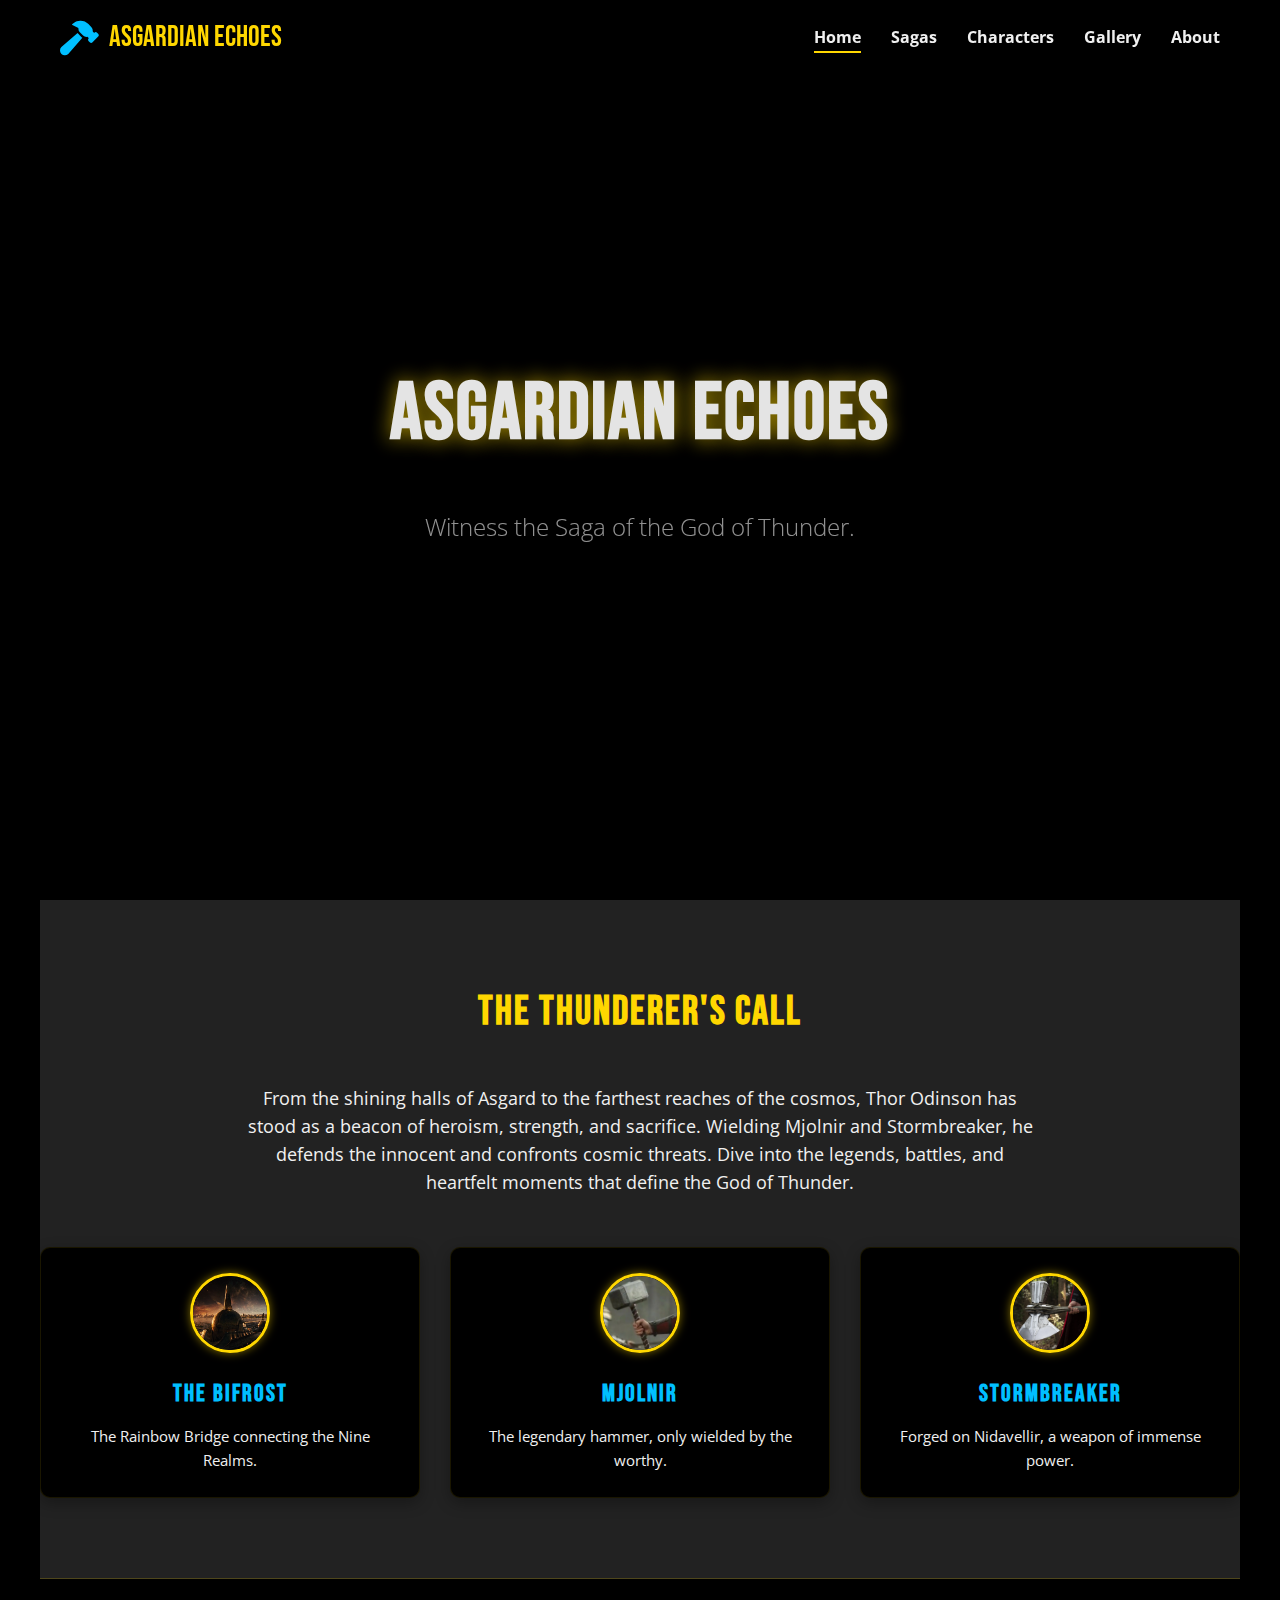
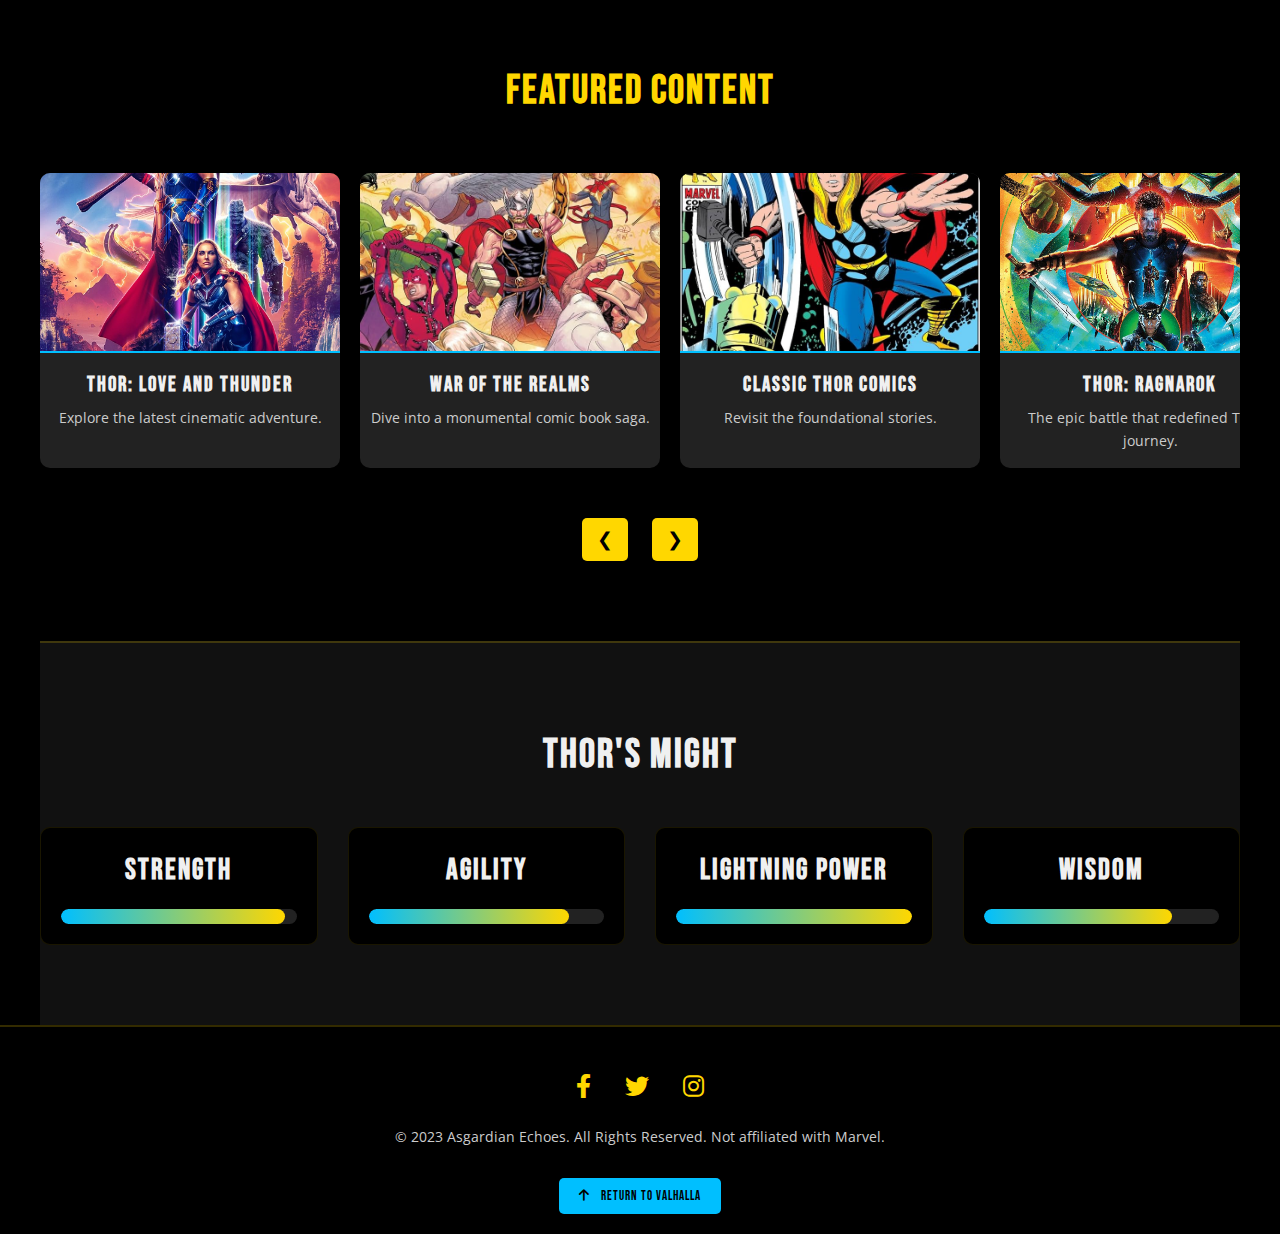
<file: index.html>
<!DOCTYPE html>
<html lang="en">
<head>
    <meta charset="UTF-8">
    <meta name="viewport" content="width=device-width, initial-scale=1.0">
    <title>Asgardian Echoes - Thor Fan Page</title>
    <link rel="stylesheet" href="style.css">
    <link rel="icon"  href="/images/favicon.ico">
    <link href="https://fonts.googleapis.com/css2?family=Bebas+Neue&family=Open+Sans:wght@300;400;700&display=swap" rel="stylesheet">
    <script src="https://cdnjs.cloudflare.com/ajax/libs/gsap/3.12.2/gsap.min.js"></script>
    <link rel="stylesheet" href="https://cdnjs.cloudflare.com/ajax/libs/font-awesome/6.0.0-beta3/css/all.min.css">
</head>
<body>
    <header class="main-header">
        <nav class="navbar">
            <div class="container">
                <a href="index.html" class="logo">
                    <i class="fas fa-hammer"></i> Asgardian Echoes
                </a>
                <button class="hamburger-menu" aria-label="Toggle navigation">
                    <span class="bar"></span>
                    <span class="bar"></span>
                    <span class="bar"></span>
                </button>
                <ul class="nav-links">
                    <li><a href="index.html" class="active">Home</a></li>
                    <li><a href="sagas.html">Sagas</a></li>
                    <li><a href="characters.html">Characters</a></li>
                    <li><a href="gallery.html">Gallery</a></li>
                    <li><a href="about.html">About</a></li>
                </ul>
            </div>
        </nav>
    </header>

    <main>
        <section class="hero-section">
            <div class="hero-content">
                <h1>ASGARDIAN ECHOES</h1>
                <p>Witness the Saga of the God of Thunder.</p>
                <a href="sagas.html" class="btn btn-primary">Explore the Realms</a>
            </div>
        </section>

        <section class="intro-section container">
            <h2>The Thunderer's Call</h2>
            <p>From the shining halls of Asgard to the farthest reaches of the cosmos, Thor Odinson has stood as a beacon of heroism, strength, and sacrifice. Wielding Mjolnir and Stormbreaker, he defends the innocent and confronts cosmic threats. Dive into the legends, battles, and heartfelt moments that define the God of Thunder.</p>
            <div class="factoids-grid">
                <div class="factoid-item">
                    <img src="img/Bifrost.jpg" alt="Bifrost Icon">
                    <h3>The Bifrost</h3>
                    <p>The Rainbow Bridge connecting the Nine Realms.</p>
                </div>
                <div class="factoid-item">
                    <img src="img/mjonir.jpg" alt="Mjolnir Icon">
                    <h3>Mjolnir</h3>
                    <p>The legendary hammer, only wielded by the worthy.</p>
                </div>
                <div class="factoid-item">
                    <img src="img/stormbreaker.jpg" alt="Stormbreaker Icon">
                    <h3>Stormbreaker</h3>
                    <p>Forged on Nidavellir, a weapon of immense power.</p>
                </div>
            </div>
        </section>

        <section class="featured-content-carousel container">
    <h2>Featured Content</h2>
    <div class="carousel-wrapper">
        <div class="carousel-item">
            <img src="img/thor1.jpg" alt="Thor: Love and Thunder">
            <h3>Thor: Love and Thunder</h3>
            <p>Explore the latest cinematic adventure.</p>
        </div>
        <div class="carousel-item">
            <img src="img/thor3.jpg" alt="War of the Realms Comic">
            <h3>War of the Realms</h3>
            <p>Dive into a monumental comic book saga.</p>
        </div>
        <div class="carousel-item">
            <img src="img/thor4.jpg" alt="Classic Thor Comics">
            <h3>Classic Thor Comics</h3>
            <p>Revisit the foundational stories.</p>
        </div>
        <div class="carousel-item">
            <img src="img/thor2.jpg" alt="Thor: Ragnarok">
            <h3>Thor: Ragnarok</h3>
            <p>The epic battle that redefined Thor's journey.</p>
        </div>
        <div class="carousel-item">
            <img src="img/thor5.jpg" alt="Avengers: Infinity War">
            <h3>Avengers: Infinity War</h3>
            <p>Thor joins the fight against Thanos.</p>
        </div>
        <div class="carousel-item">
            <img src="img/thor6.jpg" alt="Thor Comics History">
            <h3>Thor: Origins</h3>
            <p>Discover the early adventures in comic lore.</p>
        </div>
    </div>
    <div class="carousel-nav">
        <button class="carousel-prev">❮</button>
        <button class="carousel-next">❯</button>
    </div>
</section>

<section class="thor-stats container">
    <h2>Thor's Might</h2>
    <div class="stats-grid">
        <div class="stat-card">
            <h3>Strength</h3>
            <div class="stat-bar"><div class="fill" style="width:95%;"></div></div>
        </div>
        <div class="stat-card">
            <h3>Agility</h3>
            <div class="stat-bar"><div class="fill" style="width:85%;"></div></div>
        </div>
        <div class="stat-card">
            <h3>Lightning Power</h3>
            <div class="stat-bar"><div class="fill" style="width:100%;"></div></div>
        </div>
        <div class="stat-card">
            <h3>Wisdom</h3>
            <div class="stat-bar"><div class="fill" style="width:80%;"></div></div>
        </div>
    </div>
</section>


    </main>

    <footer class="main-footer">
        <div class="container">
            <div class="social-links">
                <a href="#" aria-label="Facebook"><i class="fab fa-facebook-f"></i></a>
                <a href="#" aria-label="Twitter"><i class="fab fa-twitter"></i></a>
                <a href="#" aria-label="Instagram"><i class="fab fa-instagram"></i></a>
            </div>
            <p>&copy; 2023 Asgardian Echoes. All Rights Reserved. Not affiliated with Marvel.</p>
            <button class="scroll-to-top" aria-label="Return to Valhalla">
                <i class="fas fa-arrow-up"></i> Return to Valhalla
            </button>
        </div>
    </footer>

    <script src="script.js"></script>
</body>
</html>
</file>
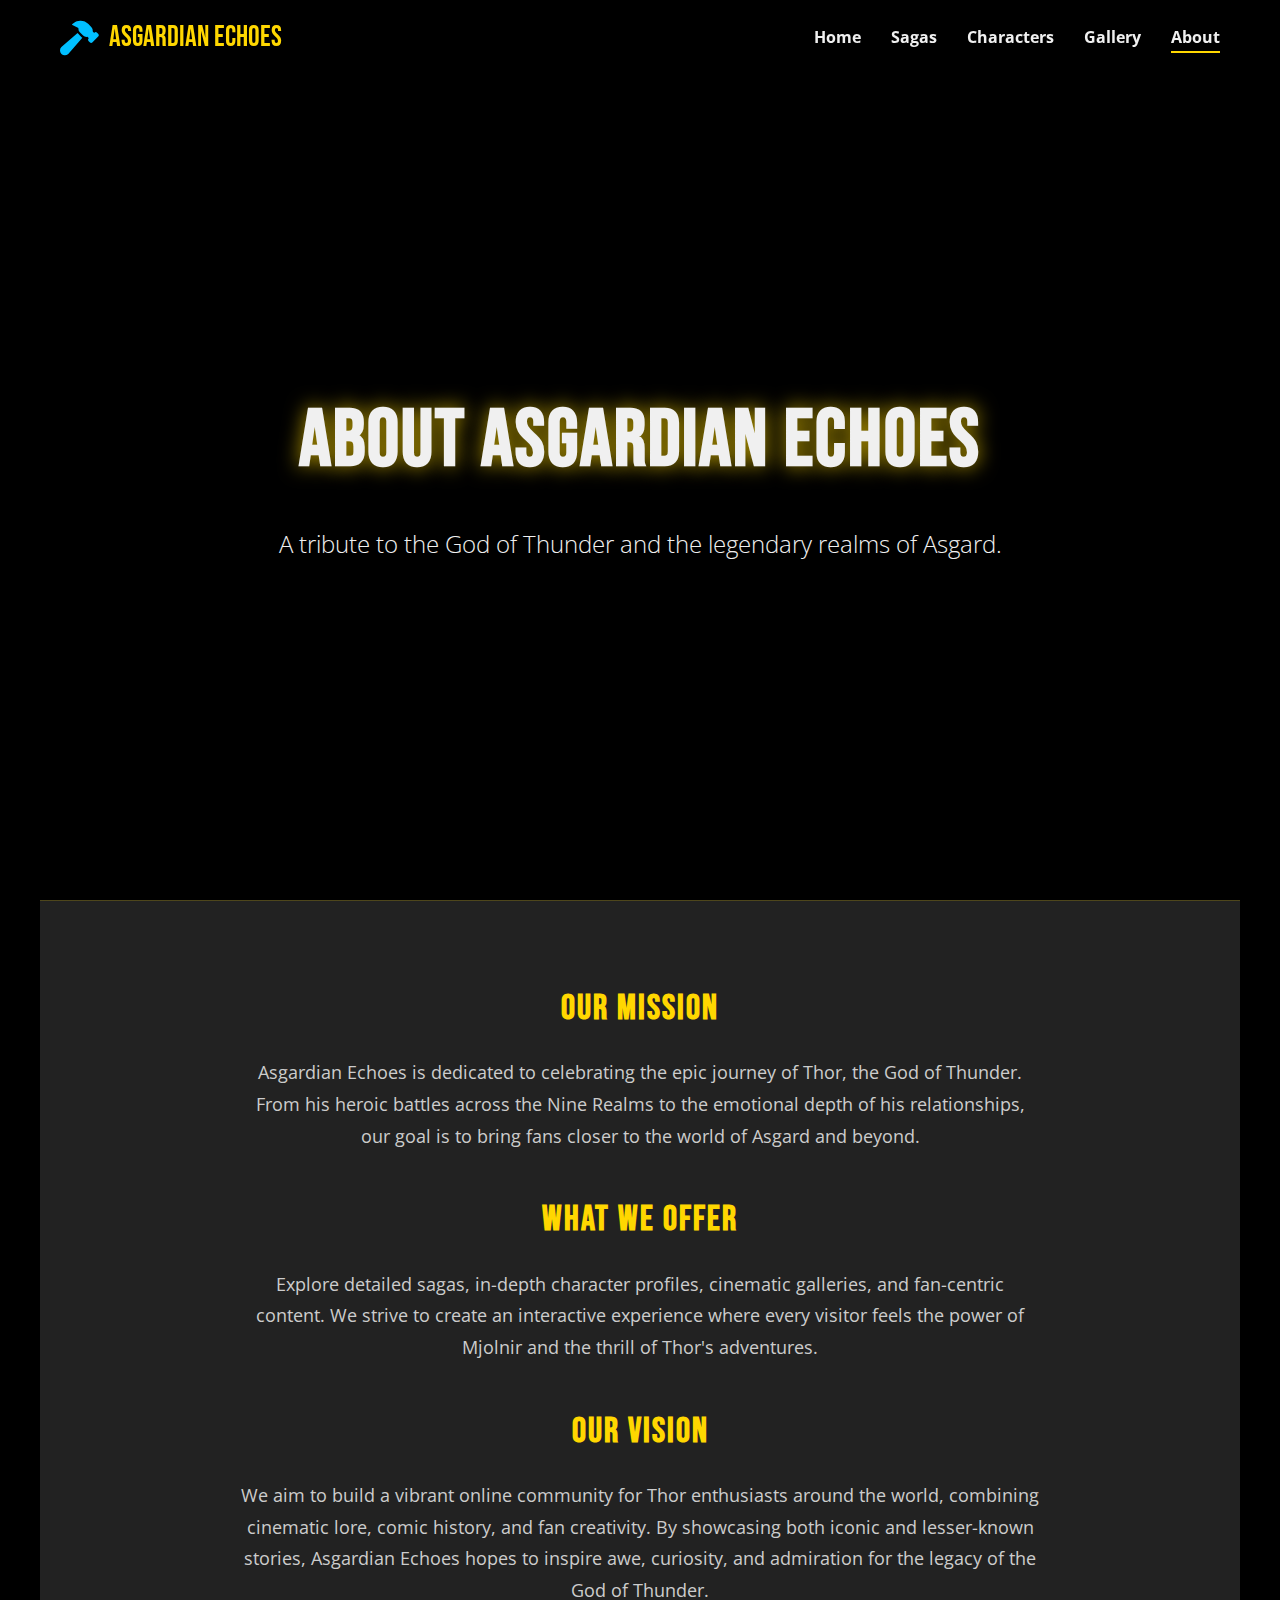
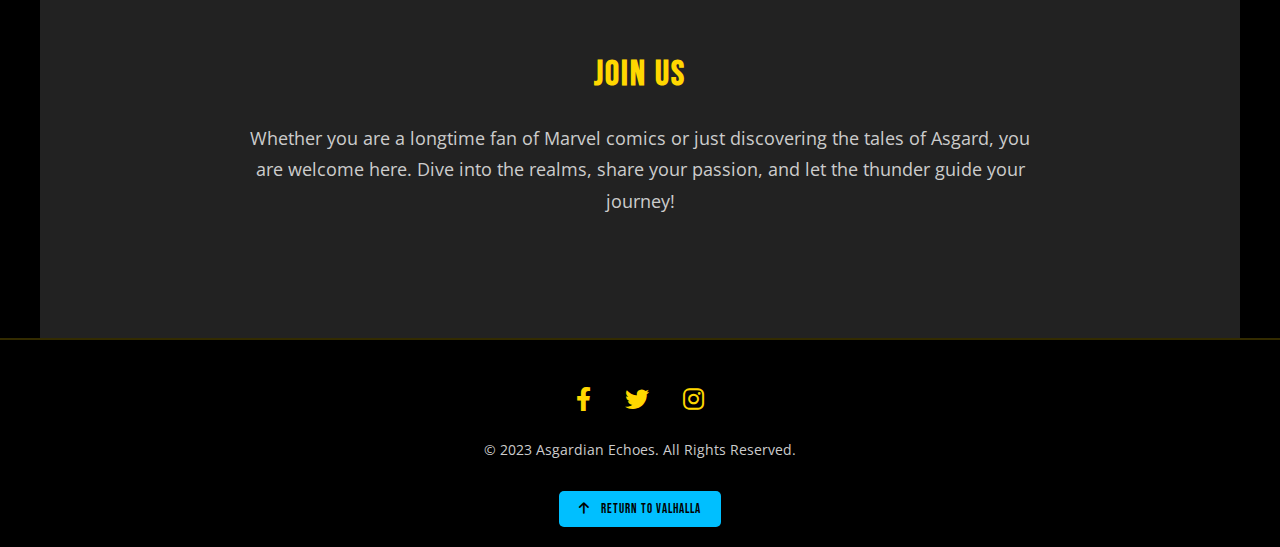
<file: about.html>
<!DOCTYPE html>
<html lang="en">
<head>
    <meta charset="UTF-8">
    <meta name="viewport" content="width=device-width, initial-scale=1.0">
    <title>About - Asgardian Echoes</title>
    <link rel="stylesheet" href="style.css">
    <link href="https://fonts.googleapis.com/css2?family=Bebas+Neue&family=Open+Sans:wght@300;400;700&display=swap" rel="stylesheet">
    <link rel="stylesheet" href="https://cdnjs.cloudflare.com/ajax/libs/font-awesome/6.0.0-beta3/css/all.min.css">
</head>
<body>
    <header class="main-header">
        <nav class="navbar">
            <div class="container">
                <a href="index.html" class="logo">
                    <i class="fas fa-hammer"></i> Asgardian Echoes
                </a>
                <button class="hamburger-menu" aria-label="Toggle navigation">
                    <span class="bar"></span>
                    <span class="bar"></span>
                    <span class="bar"></span>
                </button>
                <ul class="nav-links">
                    <li><a href="index.html">Home</a></li>
                    <li><a href="sagas.html">Sagas</a></li>
                    <li><a href="characters.html">Characters</a></li>
                    <li><a href="gallery.html">Gallery</a></li>
                    <li><a href="about.html" class="active">About</a></li>
                </ul>
            </div>
        </nav>
    </header>

    <main>
        <section class="hero-section">
            <div class="hero-content">
                <h1>ABOUT ASGARDIAN ECHOES</h1>
                <p>A tribute to the God of Thunder and the legendary realms of Asgard.</p>
            </div>
        </section>

        <section class="about-section container">
            <h2>Our Mission</h2>
            <p>
                Asgardian Echoes is dedicated to celebrating the epic journey of Thor, the God of Thunder. 
                From his heroic battles across the Nine Realms to the emotional depth of his relationships, 
                our goal is to bring fans closer to the world of Asgard and beyond. 
            </p>

            <h2>What We Offer</h2>
            <p>
                Explore detailed sagas, in-depth character profiles, cinematic galleries, and fan-centric content. 
                We strive to create an interactive experience where every visitor feels the power of Mjolnir and the thrill of Thor's adventures.
            </p>

            <h2>Our Vision</h2>
            <p>
                We aim to build a vibrant online community for Thor enthusiasts around the world, combining cinematic lore, comic history, and fan creativity. 
                By showcasing both iconic and lesser-known stories, Asgardian Echoes hopes to inspire awe, curiosity, and admiration for the legacy of the God of Thunder.
            </p>

            <h2>Join Us</h2>
            <p>
                Whether you are a longtime fan of Marvel comics or just discovering the tales of Asgard, 
                you are welcome here. Dive into the realms, share your passion, and let the thunder guide your journey!
            </p>
        </section>
    </main>

    <footer class="main-footer">
        <div class="container">
            <div class="social-links">
                <a href="#"><i class="fab fa-facebook-f"></i></a>
                <a href="#"><i class="fab fa-twitter"></i></a>
                <a href="#"><i class="fab fa-instagram"></i></a>
            </div>
            <p>&copy; 2023 Asgardian Echoes. All Rights Reserved.</p>
            <button class="scroll-to-top"><i class="fas fa-arrow-up"></i> Return to Valhalla</button>
        </div>
    </footer>

    <script src="script.js"></script>
</body>
</html>
</file>
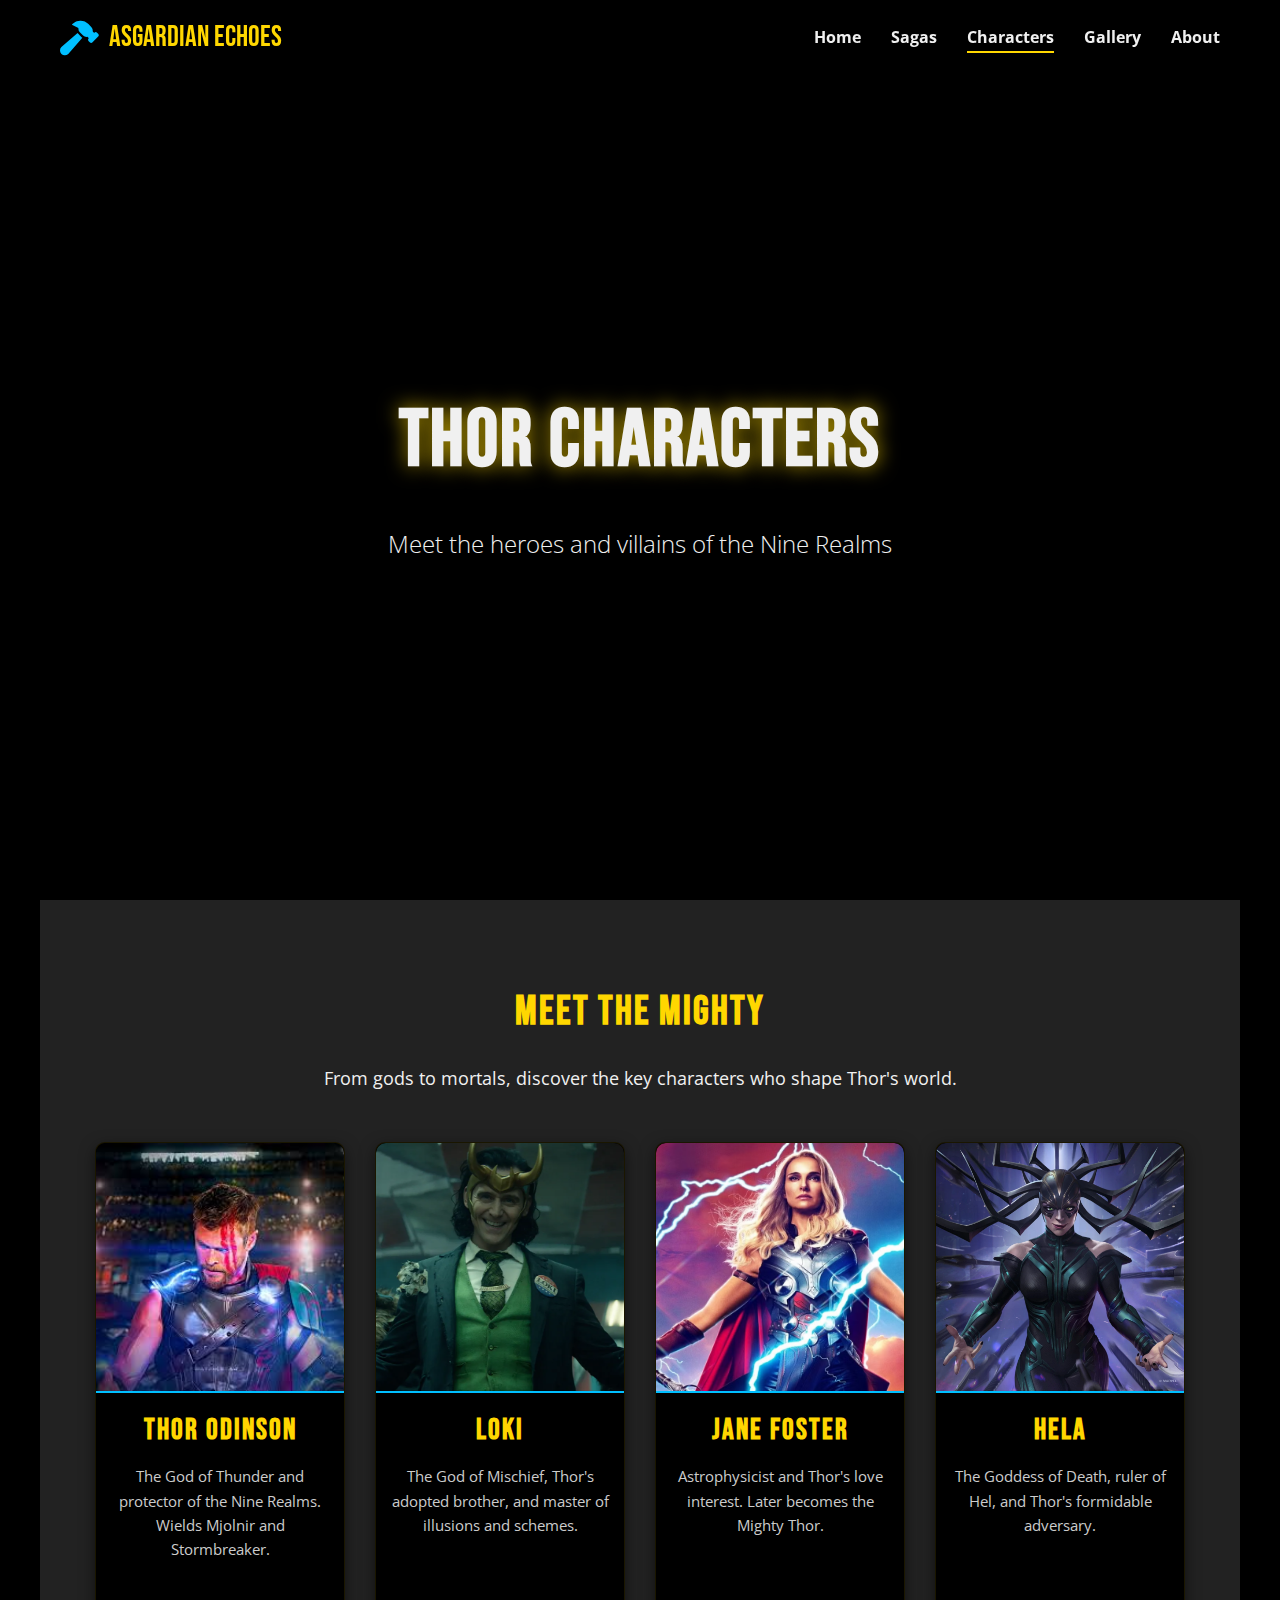
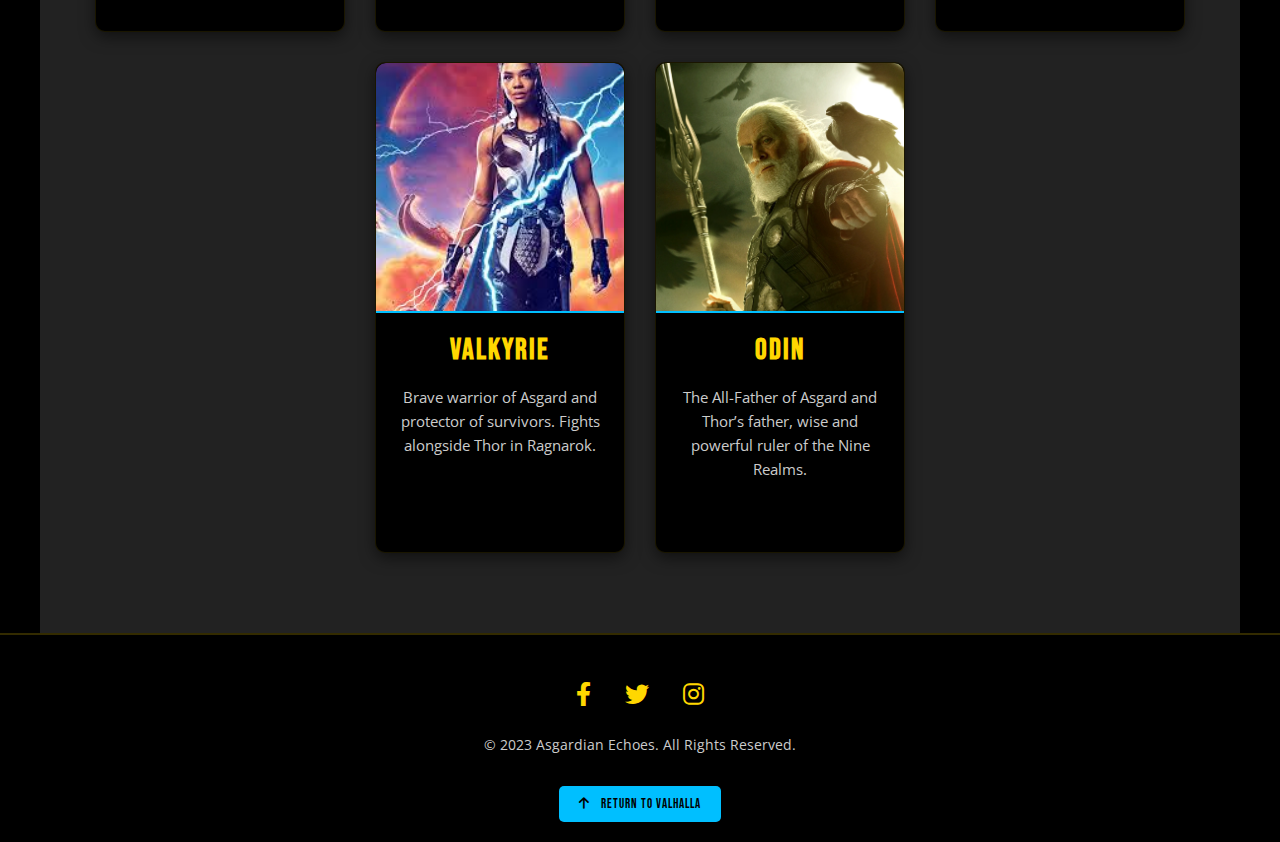
<file: characters.html>
<!DOCTYPE html>
<html lang="en">
<head>
    <meta charset="UTF-8">
    <meta name="viewport" content="width=device-width, initial-scale=1.0">
    <title>Thor Characters - Asgardian Echoes</title>
    <link rel="stylesheet" href="style.css">
    <link href="https://fonts.googleapis.com/css2?family=Bebas+Neue&family=Open+Sans:wght@300;400;700&display=swap" rel="stylesheet">
    <link rel="stylesheet" href="https://cdnjs.cloudflare.com/ajax/libs/font-awesome/6.0.0-beta3/css/all.min.css">
</head>
<body>
    <header class="main-header">
        <nav class="navbar">
            <div class="container">
                <a href="index.html" class="logo">
                    <i class="fas fa-hammer"></i> Asgardian Echoes
                </a>
                <button class="hamburger-menu" aria-label="Toggle navigation">
                    <span class="bar"></span>
                    <span class="bar"></span>
                    <span class="bar"></span>
                </button>
                <ul class="nav-links">
                    <li><a href="index.html">Home</a></li>
                    <li><a href="sagas.html">Sagas</a></li>
                    <li><a href="characters.html" class="active">Characters</a></li>
                    <li><a href="gallery.html">Gallery</a></li>
                    <li><a href="about.html">About</a></li>
                </ul>
            </div>
        </nav>
    </header>

    <main>
        <section class="hero-section">
            <div class="hero-content">
                <h1>THOR CHARACTERS</h1>
                <p>Meet the heroes and villains of the Nine Realms</p>
            </div>
        </section>

        <section class="characters-overview container">
            <h2>Meet the Mighty</h2>
            <p>From gods to mortals, discover the key characters who shape Thor's world.</p>

            <div class="characters-grid">
                <div class="character-card">
                    <img src="img/thorodiso.jpeg" alt="Thor">
                    <h3>Thor Odinson</h3>
                    <p>The God of Thunder and protector of the Nine Realms. Wields Mjolnir and Stormbreaker.</p>
                </div>

                <div class="character-card">
                    <img src="img/loki.webp" alt="Loki">
                    <h3>Loki</h3>
                    <p>The God of Mischief, Thor's adopted brother, and master of illusions and schemes.</p>
                </div>

                <div class="character-card">
                    <img src="img/jane.avif" alt="Jane Foster">
                    <h3>Jane Foster</h3>
                    <p>Astrophysicist and Thor's love interest. Later becomes the Mighty Thor.</p>
                </div>

                <div class="character-card">
                    <img src="img/hela.webp" alt="Hela">
                    <h3>Hela</h3>
                    <p>The Goddess of Death, ruler of Hel, and Thor's formidable adversary.</p>
                </div>

                <div class="character-card">
                    <img src="img/valyrie.jpeg" alt="Valkyrie">
                    <h3>Valkyrie</h3>
                    <p>Brave warrior of Asgard and protector of survivors. Fights alongside Thor in Ragnarok.</p>
                </div>

                <div class="character-card">
                    <img src="img/Odin.webp" alt="Odin">
                    <h3>Odin</h3>
                    <p>The All-Father of Asgard and Thor’s father, wise and powerful ruler of the Nine Realms.</p>
                </div>
            </div>
        </section>
    </main>

    <footer class="main-footer">
        <div class="container">
            <div class="social-links">
                <a href="#"><i class="fab fa-facebook-f"></i></a>
                <a href="#"><i class="fab fa-twitter"></i></a>
                <a href="#"><i class="fab fa-instagram"></i></a>
            </div>
            <p>&copy; 2023 Asgardian Echoes. All Rights Reserved.</p>
            <button class="scroll-to-top"><i class="fas fa-arrow-up"></i> Return to Valhalla</button>
        </div>
    </footer>

    <script src="script.js"></script>
</body>
</html>
</file>
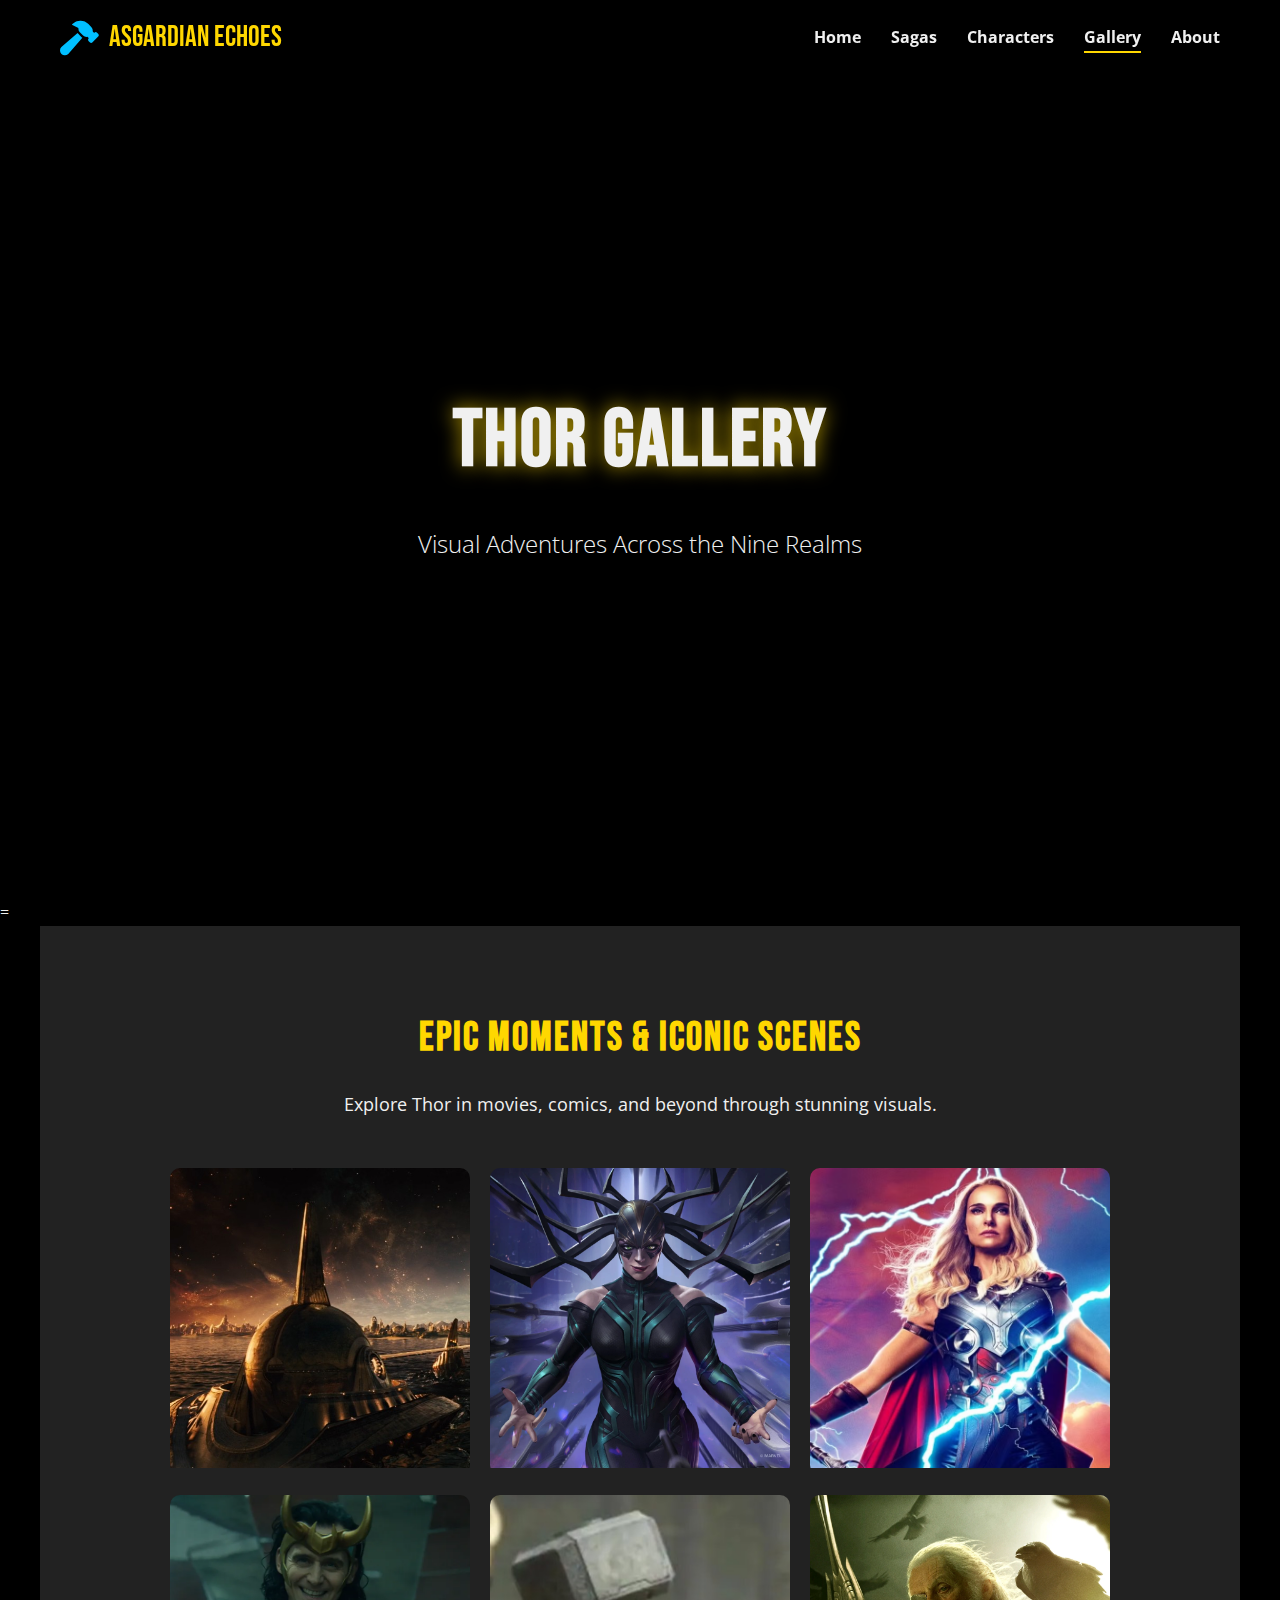
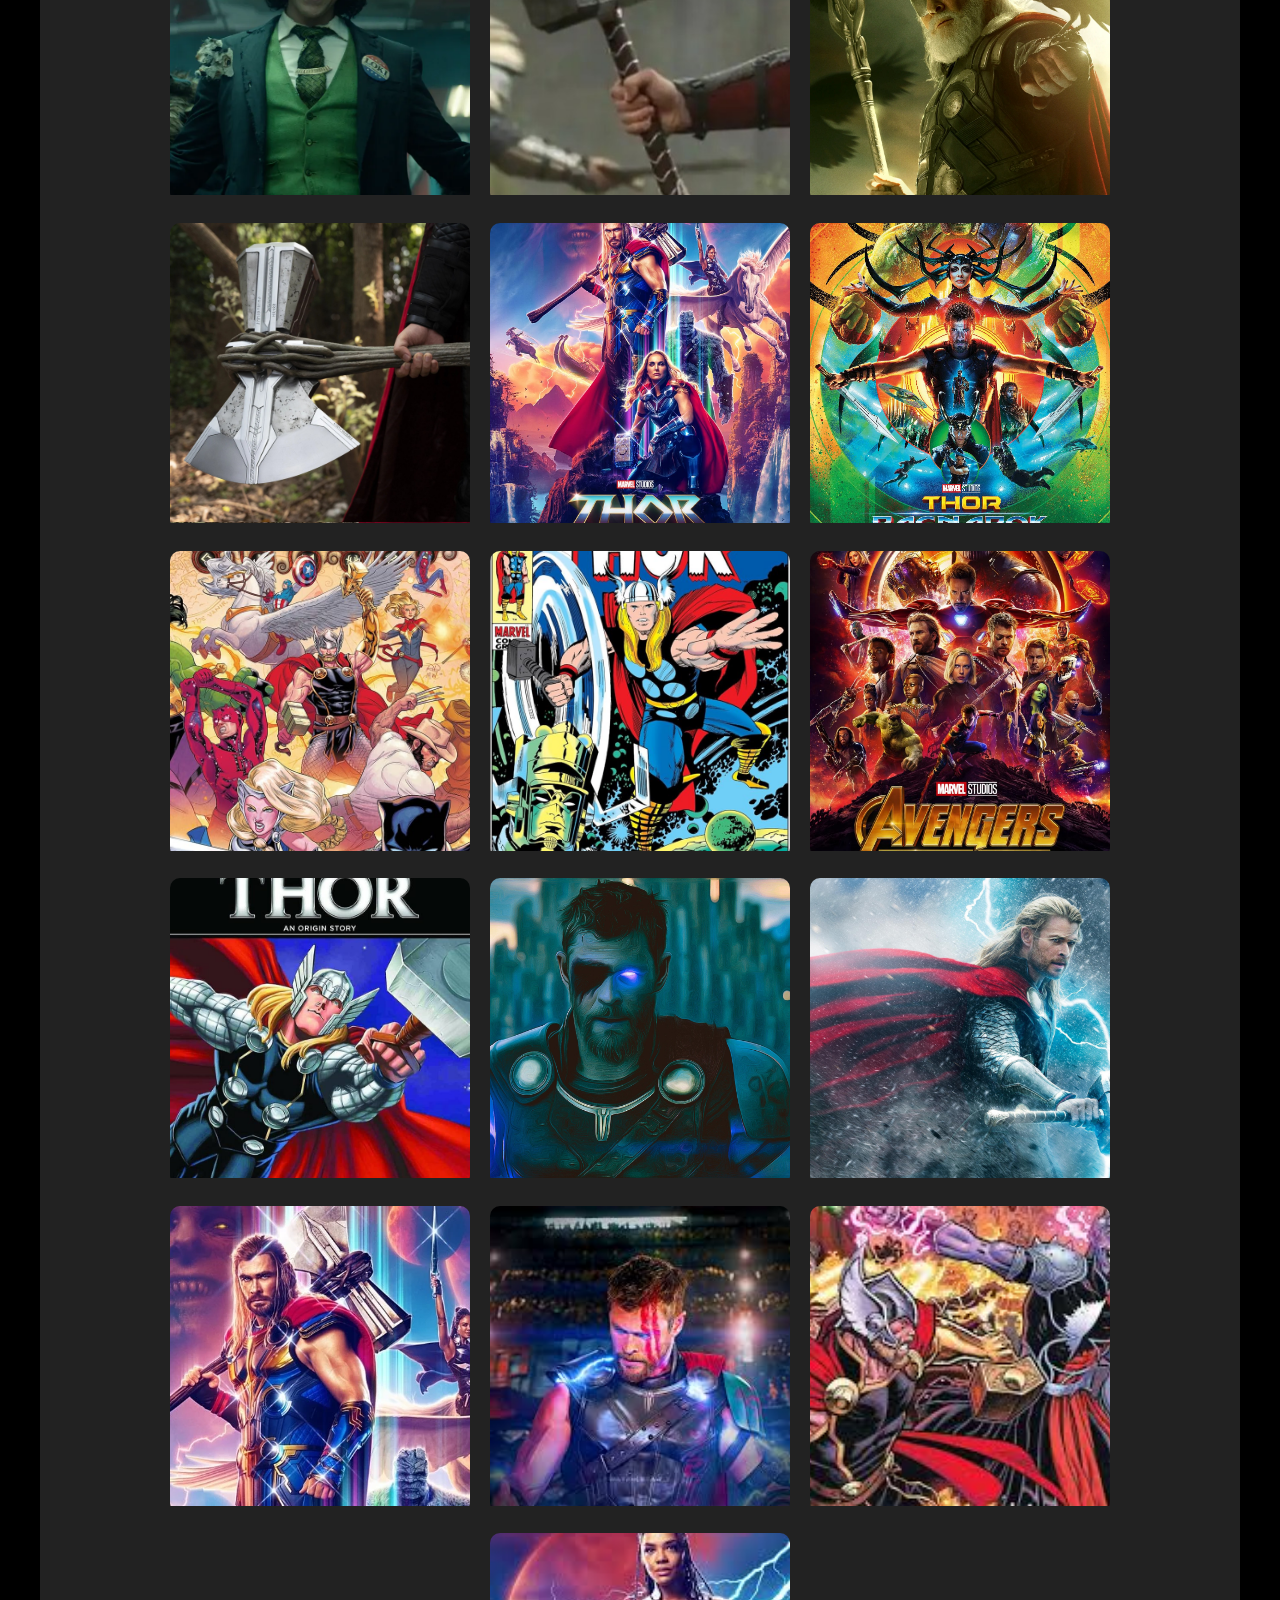
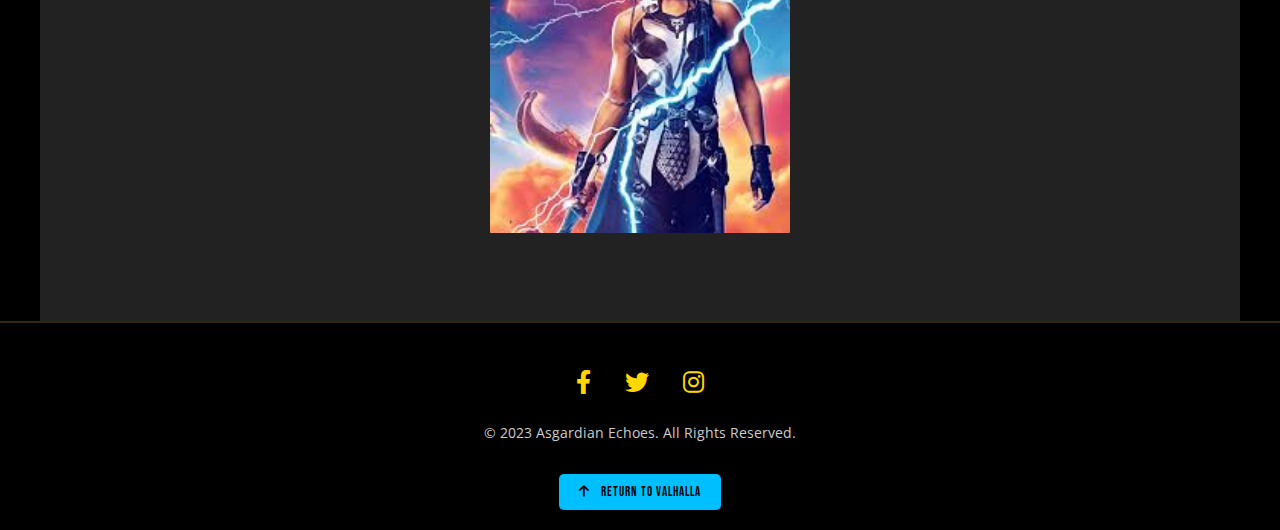
<file: gallery.html>
<!DOCTYPE html>
<html lang="en">
<head>
    <meta charset="UTF-8">
    <meta name="viewport" content="width=device-width, initial-scale=1.0">
    <title>Gallery - Asgardian Echoes</title>
    <link rel="stylesheet" href="style.css">
    <link href="https://fonts.googleapis.com/css2?family=Bebas+Neue&family=Open+Sans:wght@300;400;700&display=swap" rel="stylesheet">
    <link rel="stylesheet" href="https://cdnjs.cloudflare.com/ajax/libs/font-awesome/6.0.0-beta3/css/all.min.css">
</head>
<body>
    <header class="main-header">
        <nav class="navbar">
            <div class="container">
                <a href="index.html" class="logo">
                    <i class="fas fa-hammer"></i> Asgardian Echoes
                </a>
                <button class="hamburger-menu" aria-label="Toggle navigation">
                    <span class="bar"></span>
                    <span class="bar"></span>
                    <span class="bar"></span>
                </button>
                <ul class="nav-links">
                    <li><a href="index.html">Home</a></li>
                    <li><a href="sagas.html">Sagas</a></li>
                    <li><a href="characters.html">Characters</a></li>
                    <li><a href="gallery.html" class="active">Gallery</a></li>
                    <li><a href="about.html">About</a></li>
                </ul>
            </div>
        </nav>
    </header>

    <main>
        <section class="hero-section">
            <div class="hero-content">
                <h1>THOR GALLERY</h1>
                <p>Visual Adventures Across the Nine Realms</p>
            </div>
        </section>
=
       <section class="gallery-section container">
    <h2>Epic Moments & Iconic Scenes</h2>
    <p>Explore Thor in movies, comics, and beyond through stunning visuals.</p>

    <div class="gallery-grid">
        <div class="gallery-item"><img src="img/Bifrost.jpg" alt="Bifrost"><div class="overlay"><h3>Bifrost</h3></div></div>
        <div class="gallery-item"><img src="img/hela.webp" alt="Hela"><div class="overlay"><h3>Hela</h3></div></div>
        <div class="gallery-item"><img src="img/jane.avif" alt="Jane Foster"><div class="overlay"><h3>Jane Foster</h3></div></div>
        <div class="gallery-item"><img src="img/loki.webp" alt="Loki"><div class="overlay"><h3>Loki</h3></div></div>
        <div class="gallery-item"><img src="img/mjonir.jpg" alt="Mjolnir"><div class="overlay"><h3>Mjolnir</h3></div></div>
        <div class="gallery-item"><img src="img/Odin.webp" alt="Odin"><div class="overlay"><h3>Odin</h3></div></div>
        <div class="gallery-item"><img src="img/stormbreaker.jpg" alt="Stormbreaker"><div class="overlay"><h3>Stormbreaker</h3></div></div>
        <div class="gallery-item"><img src="img/thor1.jpg" alt="Thor"><div class="overlay"><h3>Thor</h3></div></div>
        <div class="gallery-item"><img src="img/thor2.jpg" alt="Thor"><div class="overlay"><h3>Thor</h3></div></div>
        <div class="gallery-item"><img src="img/thor3.jpg" alt="Thor"><div class="overlay"><h3>Thor</h3></div></div>
        <div class="gallery-item"><img src="img/thor4.jpg" alt="Thor"><div class="overlay"><h3>Thor</h3></div></div>
        <div class="gallery-item"><img src="img/thor5.jpg" alt="Thor"><div class="overlay"><h3>Thor</h3></div></div>
        <div class="gallery-item"><img src="img/thor6.jpg" alt="Thor"><div class="overlay"><h3>Thor</h3></div></div>
        <div class="gallery-item"><img src="img/thorasguard.jpg" alt="Thor as Guard"><div class="overlay"><h3>Thor as Guard</h3></div></div>
        <div class="gallery-item"><img src="img/thorgod.jpg" alt="God Thor"><div class="overlay"><h3>God Thor</h3></div></div>
        <div class="gallery-item"><img src="img/thorlove.webp" alt="Thor Love"><div class="overlay"><h3>Thor: Love</h3></div></div>
        <div class="gallery-item"><img src="img/thorodiso.jpeg" alt="Thor Odyssey"><div class="overlay"><h3>Thor Odyssey</h3></div></div>
        <div class="gallery-item"><img src="img/thorwar.jpeg" alt="Thor War"><div class="overlay"><h3>Thor War</h3></div></div>
        <div class="gallery-item"><img src="img/valyrie.jpeg" alt="Valkyrie"><div class="overlay"><h3>Valkyrie</h3></div></div>
    </div>
</section>

    </main>

    <footer class="main-footer">
        <div class="container">
            <div class="social-links">
                <a href="#"><i class="fab fa-facebook-f"></i></a>
                <a href="#"><i class="fab fa-twitter"></i></a>
                <a href="#"><i class="fab fa-instagram"></i></a>
            </div>
            <p>&copy; 2023 Asgardian Echoes. All Rights Reserved.</p>
            <button class="scroll-to-top"><i class="fas fa-arrow-up"></i> Return to Valhalla</button>
        </div>
    </footer>

    <script src="script.js"></script>
</body>
</html>
</file>
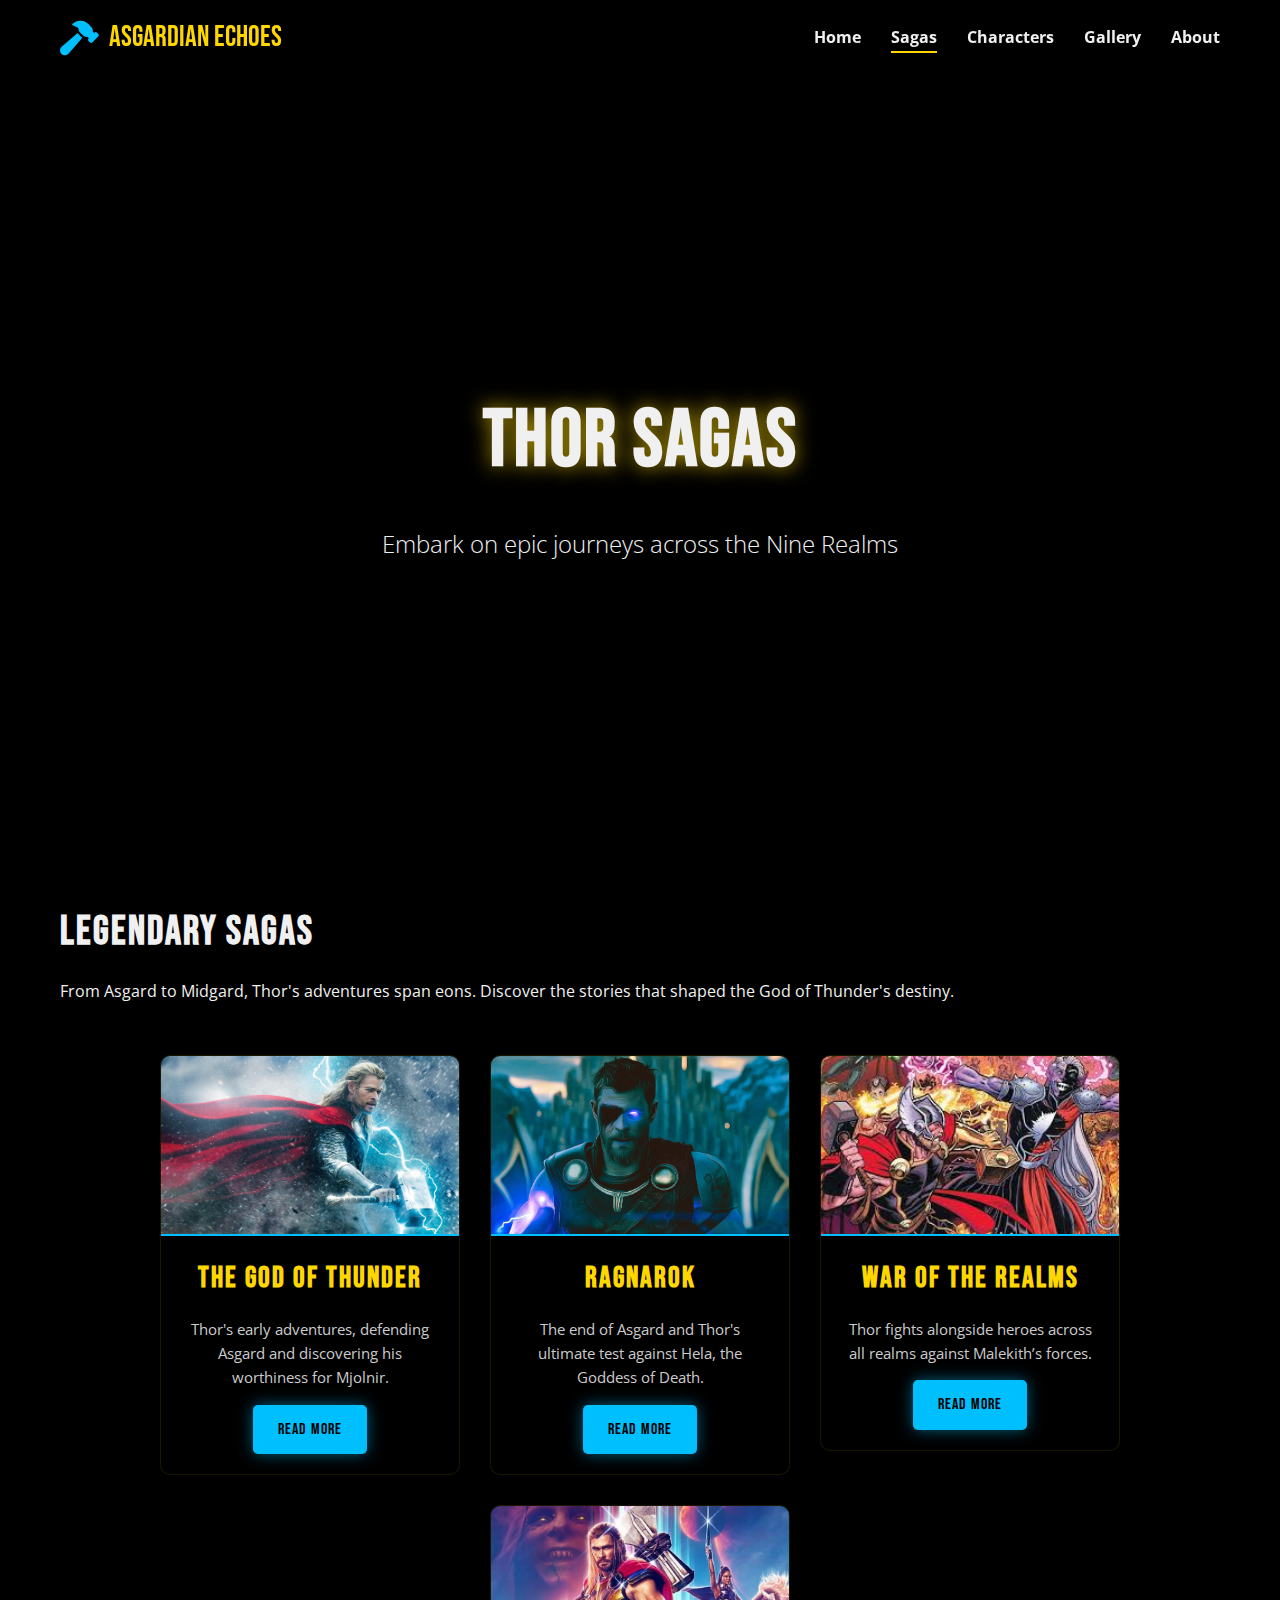
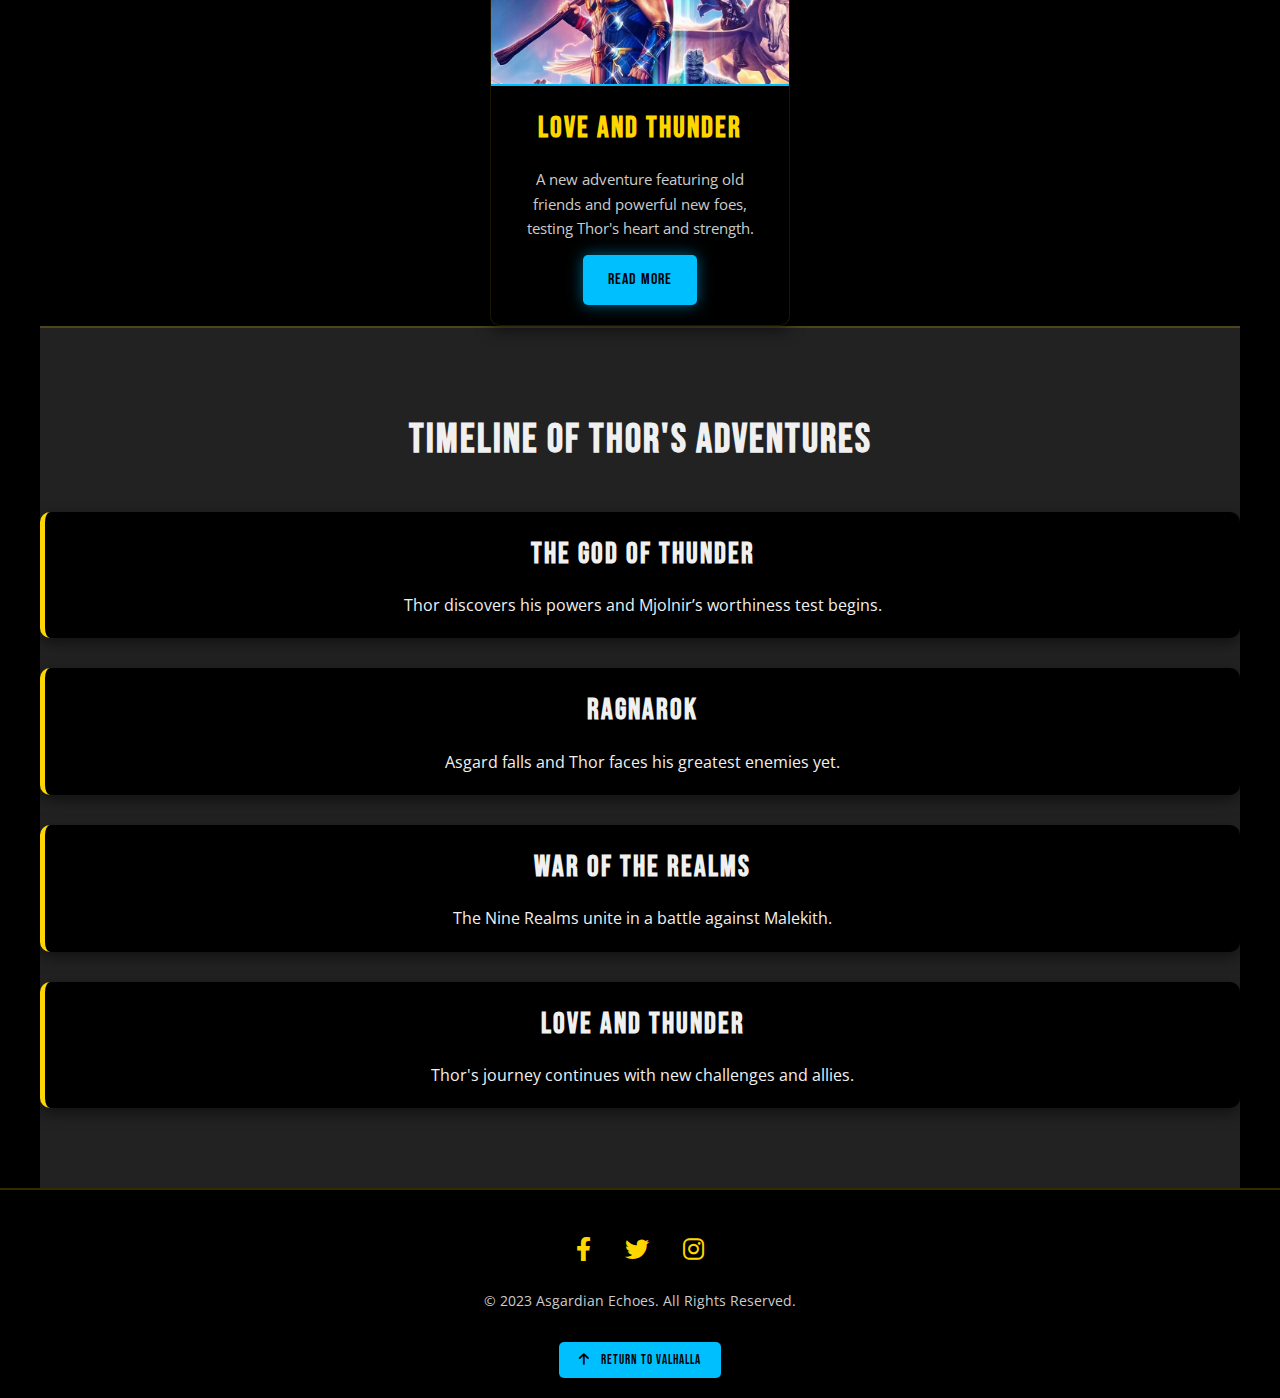
<file: sagas.html>
<!DOCTYPE html>
<html lang="en">
<head>
    <meta charset="UTF-8">
    <meta name="viewport" content="width=device-width, initial-scale=1.0">
    <title>Thor Sagas - Asgardian Echoes</title>
    <link rel="stylesheet" href="style.css">
    <link href="https://fonts.googleapis.com/css2?family=Bebas+Neue&family=Open+Sans:wght@300;400;700&display=swap" rel="stylesheet">
    <link rel="stylesheet" href="https://cdnjs.cloudflare.com/ajax/libs/font-awesome/6.0.0-beta3/css/all.min.css">
</head>
<body>
    <header class="main-header">
        <nav class="navbar">
            <div class="container">
                <a href="index.html" class="logo">
                    <i class="fas fa-hammer"></i> Asgardian Echoes
                </a>
                <button class="hamburger-menu" aria-label="Toggle navigation">
                    <span class="bar"></span>
                    <span class="bar"></span>
                    <span class="bar"></span>
                </button>
                <ul class="nav-links">
                    <li><a href="index.html">Home</a></li>
                    <li><a href="sagas.html" class="active">Sagas</a></li>
                    <li><a href="characters.html">Characters</a></li>
                    <li><a href="gallery.html">Gallery</a></li>
                    <li><a href="about.html">About</a></li>
                </ul>
            </div>
        </nav>
    </header>

    <main>
        <section class="hero-section">
            <div class="hero-content">
                <h1>THOR SAGAS</h1>
                <p>Embark on epic journeys across the Nine Realms</p>
            </div>
        </section>

        <section class="sagas-overview container">
            <h2>Legendary Sagas</h2>
            <p>From Asgard to Midgard, Thor's adventures span eons. Discover the stories that shaped the God of Thunder's destiny.</p>

            <div class="sagas-grid">
                <div class="saga-card">
                    <img src="img/thorgod.jpg" alt="The God of Thunder">
                    <div class="saga-content">
                        <h3>The God of Thunder</h3>
                        <p>Thor's early adventures, defending Asgard and discovering his worthiness for Mjolnir.</p>
                        <a href="#" class="btn btn-primary">Read More</a>
                    </div>
                </div>

                <div class="saga-card">
                    <img src="img/thorasguard.jpg" alt="Ragnarok">
                    <div class="saga-content">
                        <h3>Ragnarok</h3>
                        <p>The end of Asgard and Thor's ultimate test against Hela, the Goddess of Death.</p>
                        <a href="#" class="btn btn-primary">Read More</a>
                    </div>
                </div>

                <div class="saga-card">
                    <img src="img/thorwar.jpeg" alt="War of the Realms">
                    <div class="saga-content">
                        <h3>War of the Realms</h3>
                        <p>Thor fights alongside heroes across all realms against Malekith’s forces.</p>
                        <a href="#" class="btn btn-primary">Read More</a>
                    </div>
                </div>

                <div class="saga-card">
                    <img src="img/thorlove.webp" alt="Love and Thunder">
                    <div class="saga-content">
                        <h3>Love and Thunder</h3>
                        <p>A new adventure featuring old friends and powerful new foes, testing Thor's heart and strength.</p>
                        <a href="#" class="btn btn-primary">Read More</a>
                    </div>
                </div>
            </div>
        </section>

        <section class="sagas-timeline container">
            <h2>Timeline of Thor's Adventures</h2>
            <div class="timeline">
                <div class="timeline-event">
                    <h3>The God of Thunder</h3>
                    <p>Thor discovers his powers and Mjolnir’s worthiness test begins.</p>
                </div>
                <div class="timeline-event">
                    <h3>Ragnarok</h3>
                    <p>Asgard falls and Thor faces his greatest enemies yet.</p>
                </div>
                <div class="timeline-event">
                    <h3>War of the Realms</h3>
                    <p>The Nine Realms unite in a battle against Malekith.</p>
                </div>
                <div class="timeline-event">
                    <h3>Love and Thunder</h3>
                    <p>Thor's journey continues with new challenges and allies.</p>
                </div>
            </div>
        </section>
    </main>

    <footer class="main-footer">
        <div class="container">
            <div class="social-links">
                <a href="#"><i class="fab fa-facebook-f"></i></a>
                <a href="#"><i class="fab fa-twitter"></i></a>
                <a href="#"><i class="fab fa-instagram"></i></a>
            </div>
            <p>&copy; 2023 Asgardian Echoes. All Rights Reserved.</p>
            <button class="scroll-to-top"><i class="fas fa-arrow-up"></i> Return to Valhalla</button>
        </div>
    </footer>

    <script src="script.js"></script>
</body>
</html>
</file>
<file: style.css>
* {
    margin: 0;
    padding: 0;
    box-sizing: border-box;
}

:root {
    --primary-color: #000;
    --secondary-color: #ffd700;
    --accent-color: #00bfff;
    --text-color: #f0f0f0;
    --dark-grey: #222;
    --light-grey: #ccc;
    --font-heading: 'Bebas Neue', sans-serif;
    --font-body: 'Open Sans', sans-serif;
}

html {
    scroll-behavior: smooth;
}

body {
    font-family: var(--font-body);
    color: var(--text-color);
    background-color: var(--primary-color);
    line-height: 1.6;
    overflow-x: hidden;
}

.container {
    max-width: 1200px;
    margin: 0 auto;
    padding: 0 20px;
}

a {
    color: var(--secondary-color);
    text-decoration: none;
    transition: color 0.3s ease;
}

a:hover {
    color: var(--accent-color);
}

h1,
h2,
h3,
h4,
h5,
h6 {
    font-family: var(--font-heading);
    margin-bottom: 15px;
    color: var(--text-color);
    text-transform: uppercase;
    letter-spacing: 2px;
}

h1 {
    font-size: 3.5em;
}

h2 {
    font-size: 2.5em;
}

h3 {
    font-size: 1.8em;
}

.btn {
    display: inline-block;
    padding: 12px 25px;
    border-radius: 5px;
    font-family: var(--font-heading);
    text-transform: uppercase;
    letter-spacing: 1px;
    transition: all 0.3s ease;
    border: none;
    cursor: pointer;
    font-size: 1em;
}

.btn-primary {
    background-color: var(--accent-color);
    color: var(--primary-color);
    box-shadow: 0 0 15px rgba(0, 191, 255, 0.5);
}

.btn-primary:hover {
    background-color: var(--secondary-color);
    color: var(--primary-color);
    box-shadow: 0 0 20px rgba(255, 215, 0, 0.7);
    transform: translateY(-2px);
}

.main-header {
    background-color: rgba(0, 0, 0, 0.7);
    padding: 15px 0;
    position: fixed;
    width: 100%;
    top: 0;
    left: 0;
    z-index: 1000;
    backdrop-filter: blur(5px);
}

.navbar .container {
    display: flex;
    justify-content: space-between;
    align-items: center;
}

.logo {
    font-family: var(--font-heading);
    font-size: 1.8em;
    color: var(--secondary-color);
    display: flex;
    align-items: center;
}

.logo i {
    margin-right: 10px;
    font-size: 1.2em;
    color: var(--accent-color);
}

.nav-links {
    list-style: none;
    display: flex;
}

.nav-links li {
    margin-left: 30px;
}

.nav-links a {
    color: var(--text-color);
    font-family: var(--font-body);
    font-weight: 700;
    position: relative;
    padding-bottom: 5px;
}

.nav-links a::after {
    content: '';
    position: absolute;
    width: 0;
    height: 2px;
    background-color: var(--secondary-color);
    left: 0;
    bottom: 0;
    transition: width 0.3s ease;
}

.nav-links a:hover::after,
.nav-links a.active::after {
    width: 100%;
}

.hamburger-menu {
    display: none;
    background: none;
    border: none;
    cursor: pointer;
    padding: 10px;
    z-index: 1001;
}

.hamburger-menu .bar {
    display: block;
    width: 25px;
    height: 3px;
    background-color: var(--secondary-color);
    margin: 5px 0;
    transition: all 0.3s ease;
}


.hero-section {
    position: relative;
    height: 100vh;
    display: flex;
    justify-content: center;
    align-items: center;
    text-align: center;
    color: var(--text-color);
    background: url('https://images.unsplash.com/photo-1611095972802-b2c5d4d4d4a8?crop=entropy&cs=tinysrgb&fit=max&fm=jpg&ixid=M3w0NTIyMDF8MHwxfHNlYXJjaHwxfHxUaG9yJTIwYmF0dGxlJTIwcG9zZSUyMGxpZ2h0bmluZyUyMGR5bmFtaWMbYW58MHx8fHwxNzAzNDcyOTMwfDA&ixlib=rb-4.0.3&q=80&w=1080') no-repeat center center/cover;
    background-attachment: fixed;
    animation: fadeIn 1s ease-out;
}

@keyframes fadeIn {
    from {
        opacity: 0;
    }

    to {
        opacity: 1;
    }
}

.hero-section::before {
    content: '';
    position: absolute;
    top: 0;
    left: 0;
    width: 100%;
    height: 100%;
    background-color: rgba(0, 0, 0, 0.6);
}

.hero-content {
    position: relative;
    z-index: 1;
    max-width: 800px;
    padding-top: 80px;
}

.hero-content h1 {
    font-size: 5em;
    margin-bottom: 20px;
    text-shadow: 0 0 20px rgba(255, 215, 0, 0.7);
}

.hero-content p {
    font-size: 1.5em;
    margin-bottom: 40px;
    font-weight: 300;
}

.intro-section {
    padding: 80px 0;
    text-align: center;
    background-color: var(--dark-grey);
    border-bottom: 1px solid rgba(255, 215, 0, 0.2);
}

.intro-section h2 {
    color: var(--secondary-color);
    margin-bottom: 40px;
}

.intro-section p {
    max-width: 800px;
    margin: 0 auto 50px auto;
    font-size: 1.1em;
}

.factoids-grid {
    display: grid;
    grid-template-columns: repeat(auto-fit, minmax(250px, 1fr));
    gap: 30px;
    margin-top: 40px;
}

.factoid-item {
    background-color: var(--primary-color);
    padding: 25px;
    border-radius: 10px;
    box-shadow: 0 5px 15px rgba(0, 0, 0, 0.3);
    border: 1px solid rgba(255, 215, 0, 0.1);
    transition: transform 0.3s ease, box-shadow 0.3s ease;
}

.factoid-item:hover {
    transform: translateY(-5px);
    box-shadow: 0 10px 20px rgba(0, 191, 255, 0.3);
}

.factoid-item img {
    width: 80px;
    height: 80px;
    border-radius: 50%;
    object-fit: cover;
    margin-bottom: 15px;
    border: 3px solid var(--secondary-color);
    box-shadow: 0 0 10px rgba(255, 215, 0, 0.5);
}

.factoid-item h3 {
    font-size: 1.5em;
    color: var(--accent-color);
    margin-bottom: 10px;
}

.factoid-item p {
    font-size: 0.95em;
    margin: 0;
}

.featured-content-carousel {
    padding: 80px 0;
    text-align: center;
}

.featured-content-carousel h2 {
    color: var(--secondary-color);
    margin-bottom: 50px;
}

.carousel-wrapper {
    display: flex;
    overflow-x: auto;
    scroll-snap-type: x mandatory;
    -webkit-overflow-scrolling: touch;
    padding-bottom: 20px;
    margin-bottom: 30px;
}

.carousel-item {
    flex: 0 0 300px;
    margin-right: 20px;
    background-color: var(--dark-grey);
    border-radius: 10px;
    overflow: hidden;
    box-shadow: 0 5px 15px rgba(0, 0, 0, 0.5);
    scroll-snap-align: start;
    transition: transform 0.3s ease;
}

.carousel-item:hover {
    transform: translateY(-5px);
}

.carousel-item img {
    width: 100%;
    height: 180px;
    object-fit: cover;
    display: block;
    border-bottom: 2px solid var(--accent-color);
}

.carousel-item h3 {
    font-size: 1.3em;
    margin: 15px 10px 5px;
    color: var(--text-color);
}

.carousel-item p {
    font-size: 0.9em;
    margin: 0 10px 15px;
    color: var(--light-grey);
}

.carousel-nav {
    margin-top: 20px;
}

.carousel-nav button {
    background-color: var(--secondary-color);
    color: var(--primary-color);
    border: none;
    padding: 10px 15px;
    margin: 0 10px;
    border-radius: 5px;
    cursor: pointer;
    font-size: 1.2em;
    transition: background-color 0.3s ease, transform 0.3s ease;
}

.carousel-nav button:hover {
    background-color: var(--accent-color);
    transform: scale(1.1);
}

.main-footer {
    background-color: var(--primary-color);
    color: var(--light-grey);
    padding: 40px 0 20px;
    text-align: center;
    border-top: 2px solid rgba(255, 215, 0, 0.2);
}

.main-footer .social-links {
    margin-bottom: 20px;
}

.main-footer .social-links a {
    font-size: 1.5em;
    margin: 0 15px;
    color: var(--secondary-color);
}

.main-footer .social-links a:hover {
    color: var(--accent-color);
    transform: scale(1.2);
}

.main-footer p {
    font-size: 0.9em;
    margin-top: 20px;
}

.scroll-to-top {
    background-color: var(--accent-color);
    color: var(--primary-color);
    border: none;
    padding: 10px 20px;
    border-radius: 5px;
    cursor: pointer;
    margin-top: 30px;
    font-family: var(--font-heading);
    letter-spacing: 1px;
    transition: background-color 0.3s ease, transform 0.3s ease;
}

.scroll-to-top:hover {
    background-color: var(--secondary-color);
    transform: translateY(-3px);
}

.scroll-to-top i {
    margin-right: 8px;
}

@media (max-width: 992px) {
    .nav-links {
        display: none;
        flex-direction: column;
        position: absolute;
        top: 100%;
        left: 0;
        width: 100%;
        background-color: rgba(0, 0, 0, 0.9);
        padding: 20px 0;
        box-shadow: 0 5px 15px rgba(0, 0, 0, 0.5);
    }

    .nav-links.active {
        display: flex;
    }

    .nav-links li {
        margin: 10px 0;
        text-align: center;
    }

    .hamburger-menu {
        display: block;
    }

    .hero-content h1 {
        font-size: 4em;
    }

    .hero-content p {
        font-size: 1.2em;
    }

    .factoids-grid {
        grid-template-columns: repeat(auto-fit, minmax(200px, 1fr));
    }
}

@media (max-width: 768px) {
    h1 {
        font-size: 3em;
    }

    h2 {
        font-size: 2em;
    }

    h3 {
        font-size: 1.5em;
    }

    .hero-content h1 {
        font-size: 3em;
    }

    .hero-content p {
        font-size: 1em;
    }

    .btn {
        padding: 10px 20px;
        font-size: 0.9em;
    }

    .carousel-item {
        flex: 0 0 250px;
    }
}

@media (max-width: 480px) {
    .logo {
        font-size: 1.5em;
    }

    .hero-content h1 {
        font-size: 2.5em;
    }

    .hero-content p {
        font-size: 0.9em;
    }

    .factoid-item {
        padding: 15px;
    }

    .factoid-item img {
        width: 60px;
        height: 60px;
    }

    .carousel-item {
        position: relative;
        overflow: hidden;
    }

    .carousel-item::after {
        content: '';
        position: absolute;
        inset: 0;
        background: linear-gradient(to top, rgba(0, 0, 0, 0.7), rgba(0, 0, 0, 0));
        opacity: 0;
        transition: opacity 0.3s ease;
    }

    .carousel-item:hover::after {
        opacity: 1;
    }

    .carousel-item h3,
    .carousel-item p {
        position: absolute;
        bottom: 10px;
        left: 10px;
        color: #fff;
        text-shadow: 0 0 5px rgba(0, 0, 0, 0.7);
        transition: transform 0.3s ease;
    }

    .carousel-item:hover h3,
    .carousel-item:hover p {
        transform: translateY(-5px);
    }


    .carousel-wrapper {
        padding-bottom: 10px;
    }

    .main-footer .social-links a {
        font-size: 1.2em;
        margin: 0 10px;
    }

    .scroll-to-top {
        padding: 8px 15px;
        font-size: 0.9em;
    }
}


.thor-stats {
    padding: 80px 0;
    text-align: center;
    background-color: #111;
    border-top: 2px solid rgba(255, 215, 0, 0.2);
}

.stats-grid {
    display: grid;
    grid-template-columns: repeat(auto-fit, minmax(200px, 1fr));
    gap: 30px;
    margin-top: 40px;
}

.stat-card {
    background-color: var(--primary-color);
    padding: 20px;
    border-radius: 10px;
    border: 1px solid rgba(255, 215, 0, 0.1);
    transition: transform 0.3s ease, box-shadow 0.3s ease;
}

.stat-card:hover {
    transform: translateY(-5px);
    box-shadow: 0 10px 20px rgba(0, 191, 255, 0.4);
}

.stat-bar {
    height: 15px;
    background-color: var(--dark-grey);
    border-radius: 10px;
    margin-top: 10px;
    overflow: hidden;
}

.stat-bar .fill {
    height: 100%;
    background: linear-gradient(90deg, var(--accent-color), var(--secondary-color));
    width: 0;
    border-radius: 10px;
    transition: width 1s ease-in-out;
}

.stat-card:hover .fill {
    width: inherit;
}









.sagas-grid {
    display: flex;
    flex-wrap: wrap;
    justify-content: center;
    align-items: flex-start;
    gap: 30px;
    margin-top: 50px;
}

.saga-card {
    display: flex;
    flex-direction: column;
    align-items: center;
    text-align: center;
    background-color: var(--primary-color);
    border-radius: 10px;
    overflow: hidden;
    border: 1px solid rgba(255, 215, 0, 0.1);
    box-shadow: 0 5px 15px rgba(0, 0, 0, 0.5);
    transition: transform 0.3s ease, box-shadow 0.3s ease;
    max-width: 300px;
}

.saga-card img {
    width: 100%;
    height: 180px;
    object-fit: cover;
    border-bottom: 2px solid var(--accent-color);
}

.saga-content {
    padding: 20px;
    display: flex;
    flex-direction: column;
    align-items: center;
    text-align: center;
}

.saga-content h3 {
    margin-bottom: 15px;
    color: var(--secondary-color);
}

.saga-content p {
    font-size: 0.95em;
    margin-bottom: 15px;
    color: var(--light-grey);
}

.saga-content .btn {
    align-self: center;
}


.saga-content h3 {
    margin-bottom: 15px;
    color: var(--secondary-color);
}

.saga-content p {
    font-size: 0.95em;
    margin-bottom: 15px;
    color: var(--light-grey);
}

.sagas-timeline {
    padding: 80px 0;
    background-color: var(--dark-grey);
    text-align: center;
    border-top: 2px solid rgba(255, 215, 0, 0.2);
}

.timeline {
    display: flex;
    flex-direction: column;
    gap: 30px;
    margin-top: 40px;
}

.timeline-event {
    background-color: var(--primary-color);
    padding: 20px;
    border-radius: 10px;
    border-left: 5px solid var(--secondary-color);
    box-shadow: 0 5px 15px rgba(0, 0, 0, 0.5);
    transition: transform 0.3s ease;
}

.timeline-event:hover {
    transform: translateX(10px);
}





.characters-overview {
    padding: 80px 0;
    text-align: center;
    background-color: var(--dark-grey);
}

.characters-overview h2 {
    color: var(--secondary-color);
    margin-bottom: 20px;
}

.characters-overview p {
    max-width: 800px;
    margin: 0 auto 50px auto;
    font-size: 1.1em;
}

.characters-grid {
    display: flex;
    flex-wrap: wrap;
    justify-content: center;
    gap: 30px;
}

.character-card {
    background-color: var(--primary-color);
    border-radius: 10px;
    overflow: hidden;
    width: 250px;
    display: flex;
    flex-direction: column;
    align-items: center;
    text-align: center;
    padding-bottom: 20px;
    border: 1px solid rgba(255, 215, 0, 0.1);
    box-shadow: 0 5px 15px rgba(0, 0, 0, 0.5);
    transition: transform 0.3s ease, box-shadow 0.3s ease;
}

.character-card:hover {
    transform: translateY(-5px);
    box-shadow: 0 10px 25px rgba(0, 191, 255, 0.4);
}

.character-card img {
    width: 100%;
    height: 250px;
    object-fit: cover;
    border-bottom: 2px solid var(--accent-color);
    border-radius: 10px 10px 0 0;
}

.character-card h3 {
    margin: 15px 0 10px 0;
    color: var(--secondary-color);
}

.character-card p {
    font-size: 0.95em;
    color: var(--light-grey);
    padding: 0 15px;
}






.gallery-section {
    padding: 80px 0;
    text-align: center;
    background-color: var(--dark-grey);
}

.gallery-section h2 {
    color: var(--secondary-color);
    margin-bottom: 20px;
}

.gallery-section p {
    max-width: 800px;
    margin: 0 auto 50px auto;
    font-size: 1.1em;
}

.gallery-grid {
    display: flex;
    flex-wrap: wrap;
    justify-content: center;
    gap: 20px;
}

.gallery-item {
    position: relative;
    width: 300px;
    overflow: hidden;
    border-radius: 10px;
    cursor: pointer;
    transition: transform 0.3s ease, box-shadow 0.3s ease;
}

.gallery-item img {
    width: 100%;
    height: 300px;
    object-fit: cover;
    transition: transform 0.5s ease;
}

.gallery-item:hover img {
    transform: scale(1.1);
}

.overlay {
    position: absolute;
    top: 0;
    left: 0;
    width: 100%;
    height: 100%;
    background-color: rgba(0, 0, 0, 0.6);
    color: var(--secondary-color);
    display: flex;
    justify-content: center;
    align-items: center;
    opacity: 0;
    transition: opacity 0.3s ease;
    font-family: var(--font-heading);
    text-align: center;
}

.gallery-item:hover .overlay {
    opacity: 1;
}

.about-section {
    padding: 80px 20px;
    text-align: center;
    background-color: var(--dark-grey);
    border-top: 1px solid rgba(255, 215, 0, 0.2);
}

.about-section h2 {
    color: var(--secondary-color);
    margin-bottom: 20px;
    font-size: 2.2em;
}

.about-section p {
    max-width: 800px;
    margin: 0 auto 40px auto;
    font-size: 1.1em;
    line-height: 1.8;
    color: var(--light-grey);
}
</file>
